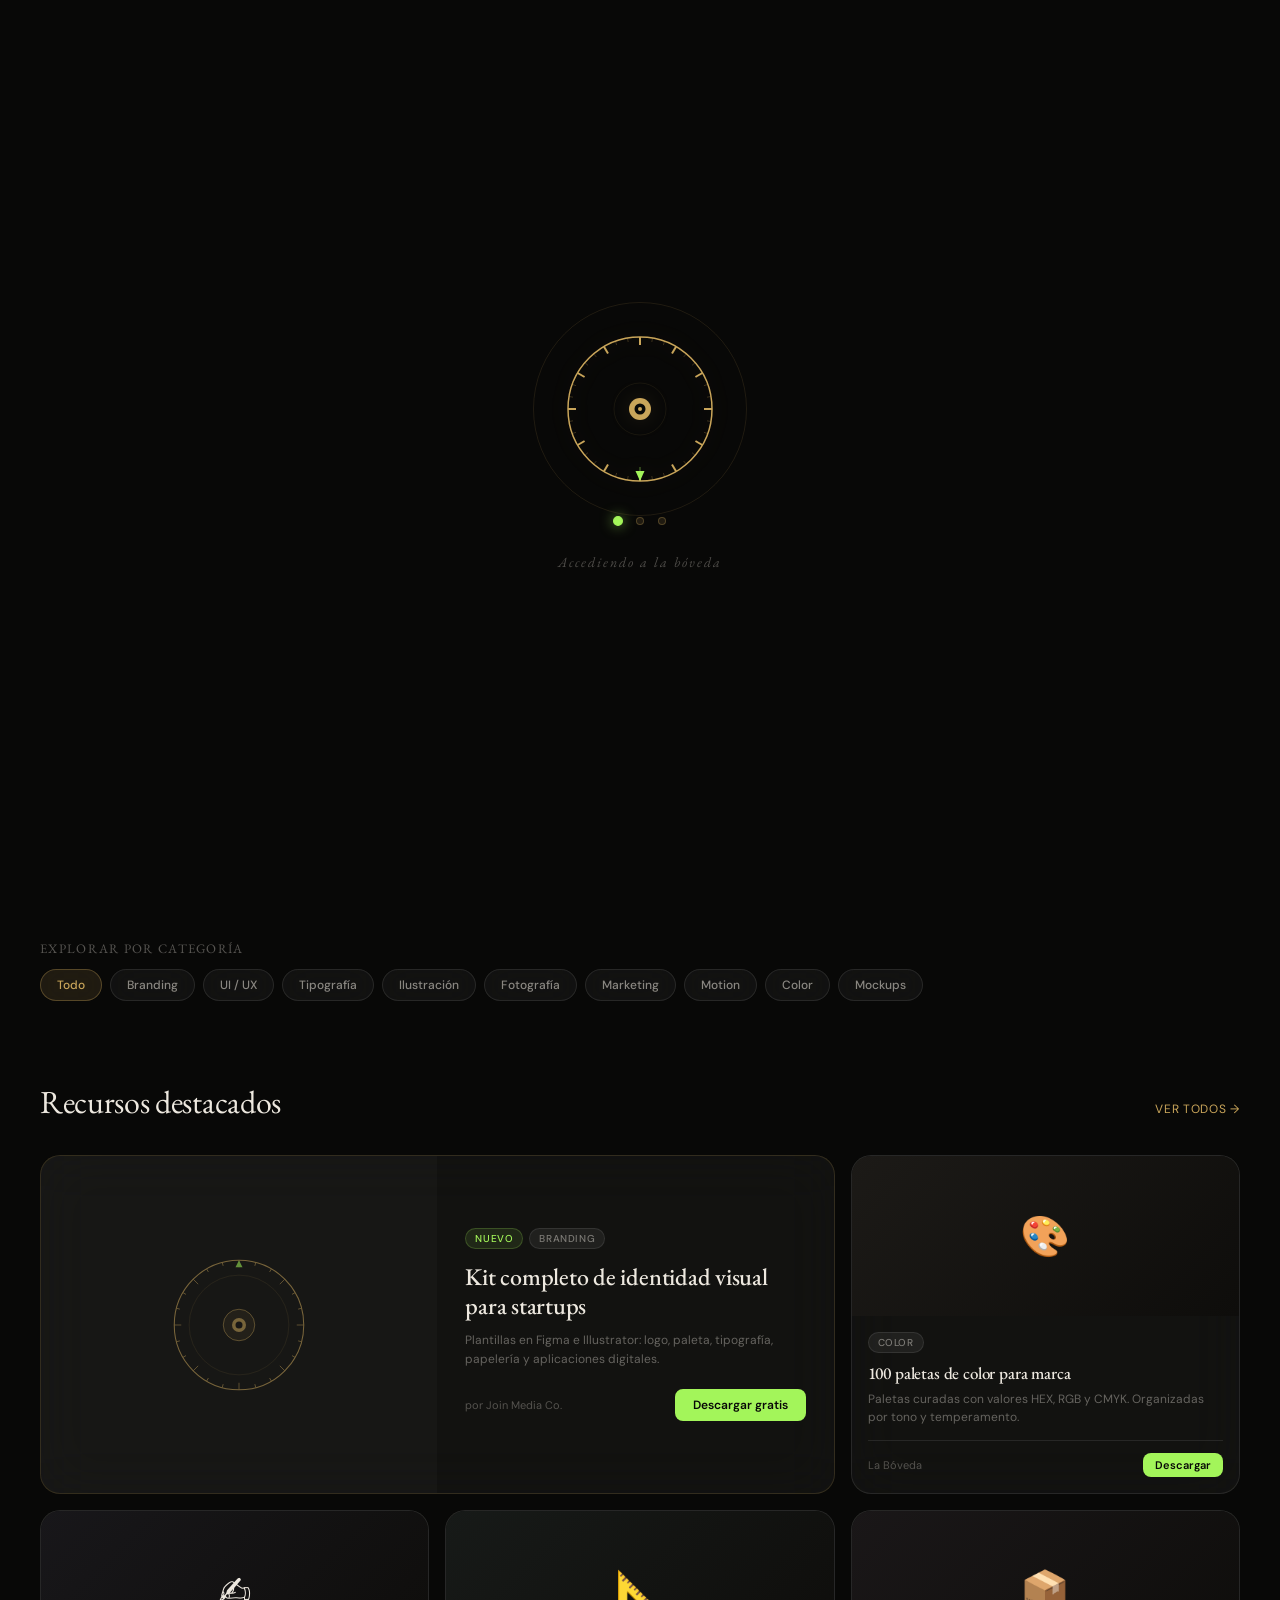
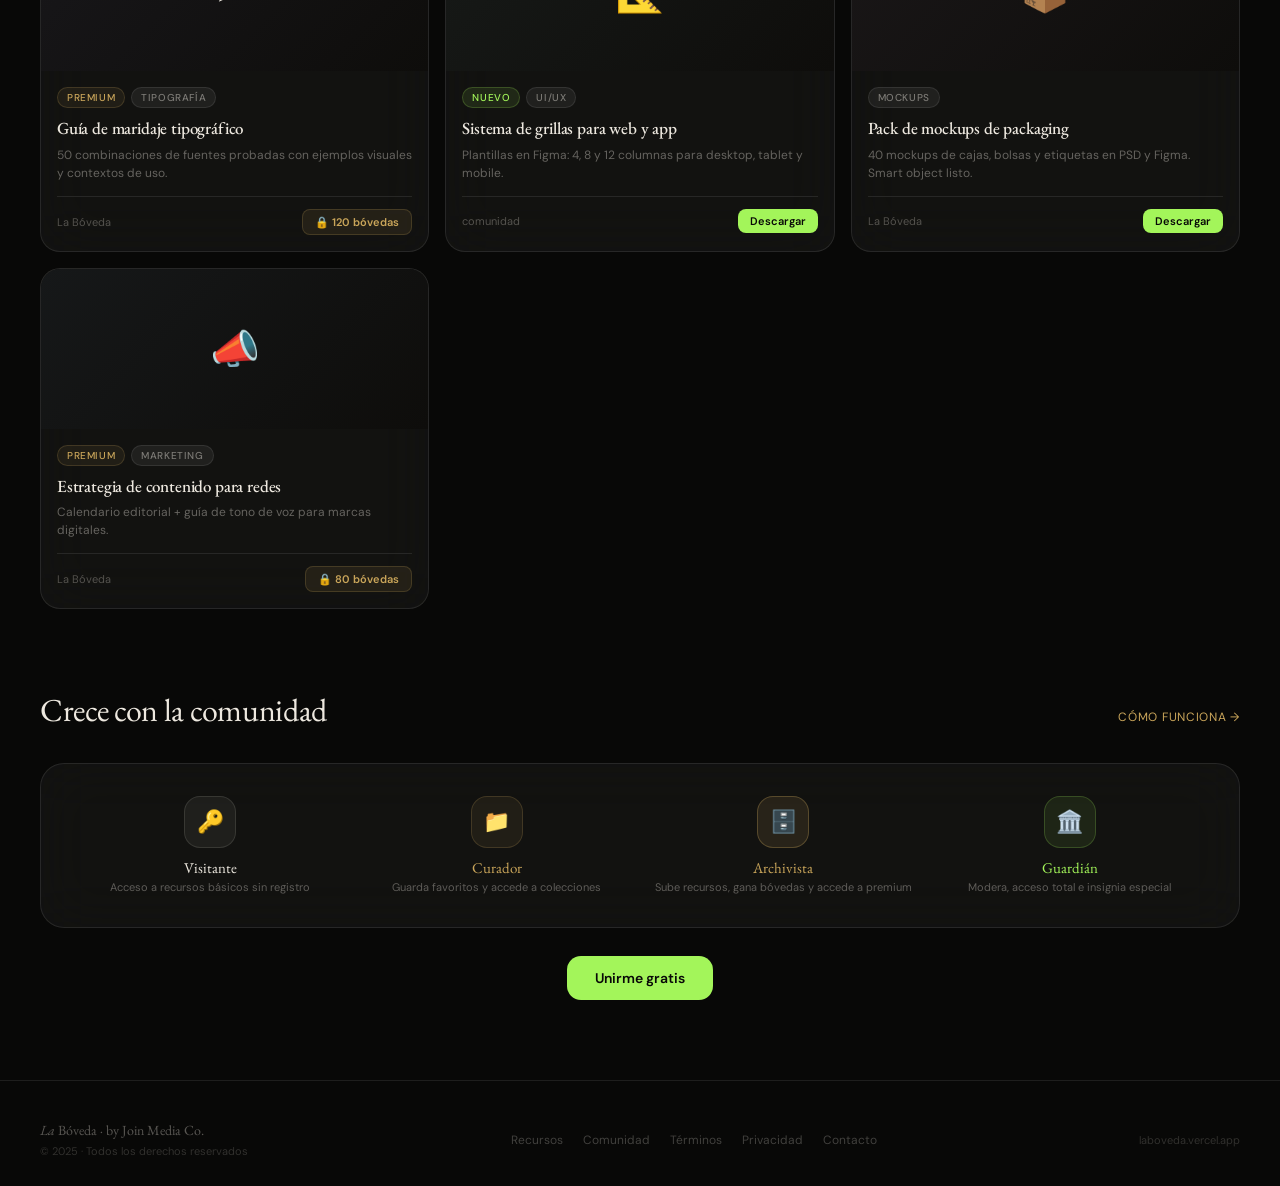
<file: index.html>
<!DOCTYPE html>
<html lang="es">
<head>
<meta charset="UTF-8"/>
<meta name="viewport" content="width=device-width, initial-scale=1.0"/>
<meta name="description" content="La Bóveda — El archivo de recursos para diseñadores, mercadólogos y creativos. Templates, fuentes, paletas y más. Gratis para empezar."/>
<title>La Bóveda — Recursos para crear mejor</title>
<link rel="icon" href="favicon.svg" type="image/svg+xml"/>
<link rel="preconnect" href="https://fonts.googleapis.com"/>
<link rel="preconnect" href="https://fonts.gstatic.com" crossorigin/>
<link href="https://fonts.googleapis.com/css2?family=EB+Garamond:ital,wght@0,400;0,500;0,600;1,400;1,500&family=DM+Sans:opsz,wght@9..40,300;9..40,400;9..40,500;9..40,600&display=swap" rel="stylesheet"/>
<link rel="stylesheet" href="styles.css"/>
<style>
  /* ── HERO ── */
  .hero {
    min-height: 100vh;
    display: flex; flex-direction: column;
    align-items: center; justify-content: center;
    padding: 120px 40px 80px;
    position: relative; text-align: center; overflow: hidden;
  }
  .hero-glow {
    position: absolute;
    width: 700px; height: 700px;
    background: radial-gradient(circle, rgba(201,165,90,0.045) 0%, transparent 70%);
    top: 50%; left: 50%; transform: translate(-50%, -60%);
    pointer-events: none;
  }
  .hero-ring { position: absolute; opacity: 0.04; top: 50%; left: 50%; transform: translate(-50%, -58%); }
  .hero-label {
    display: inline-flex; align-items: center; gap: 8px;
    font-size: 11px; font-weight: 500; letter-spacing: 0.12em; text-transform: uppercase;
    color: var(--oro); border: 0.5px solid rgba(201,165,90,0.28);
    padding: 5px 14px; border-radius: 20px; margin-bottom: 32px;
    background: rgba(201,165,90,0.08);
    backdrop-filter: blur(16px);
    -webkit-backdrop-filter: blur(16px);
  }
  .hero-label::before {
    content: ''; width: 6px; height: 6px; border-radius: 50%;
    background: var(--vivo); display: inline-block; animation: pulse 2s infinite;
  }
  .hero-wordmark { margin-bottom: 16px; }
  .hero-sub {
    font-family: var(--serif); font-size: clamp(18px, 2.5vw, 26px);
    font-style: italic; color: rgba(237,232,223,0.35);
    margin-bottom: 40px; letter-spacing: 0.01em;
  }
  .hero-actions { display: flex; gap: 12px; justify-content: center; margin-bottom: 64px; flex-wrap: wrap; }
  .hero-stats {
    display: flex; gap: 48px; justify-content: center;
    padding-top: 40px; border-top: 0.5px solid var(--glass-border); flex-wrap: wrap;
  }
  .stat-num { font-family: var(--serif); font-size: 32px; font-weight: 500; letter-spacing: -0.02em; }
  .stat-label { font-size: 11px; color: rgba(237,232,223,0.35); letter-spacing: 0.06em; text-transform: uppercase; margin-top: 2px; }

  /* Animaciones de entrada hero */
  .hero > * { animation: fadeUp 0.7s ease forwards; opacity: 0; }
  .hero-glow   { animation: none; opacity: 1; }
  .hero-ring   { animation: none; opacity: 0.04; }
  .hero-label  { animation-delay: 0.1s; }
  .hero-wordmark { animation-delay: 0.25s; }
  .hero-sub    { animation-delay: 0.4s; }
  .hero-actions { animation-delay: 0.55s; }
  .hero-stats  { animation-delay: 0.7s; }

  /* ── GAMIFICACIÓN ── */
  .gamif-banner {
    background: var(--glass);
    backdrop-filter: var(--glass-blur);
    -webkit-backdrop-filter: var(--glass-blur);
    border: 0.5px solid var(--glass-border);
    border-radius: 24px; padding: 32px 36px;
    display: grid; grid-template-columns: repeat(4,1fr); gap: 20px; align-items: center;
  }
  .level-item { text-align: center; }
  .level-icon {
    width: 52px; height: 52px; border-radius: 16px;
    display: flex; align-items: center; justify-content: center;
    font-size: 22px; margin: 0 auto 10px;
  }
  .level-name { font-family: var(--serif); font-size: 15px; margin-bottom: 3px; }
  .level-desc { font-size: 11px; color: rgba(237,232,223,0.35); line-height: 1.4; }

  /* ── VAULT INTRO ── */
  #vault-intro {
    position: fixed; inset: 0; z-index: 9999;
    display: flex; align-items: center; justify-content: center;
    overflow: hidden;
  }
  #vault-panel-top, #vault-panel-bottom {
    position: absolute; left: 0; right: 0;
    background: #080807;
    transition: transform 1.1s cubic-bezier(0.76, 0, 0.24, 1);
    will-change: transform;
  }
  #vault-panel-top    { top: 0; height: 50.5%; }
  #vault-panel-bottom { bottom: 0; height: 50.5%; }
  #vault-panel-top.open    { transform: translateY(-101%); }
  #vault-panel-bottom.open { transform: translateY(101%); }
  #vault-seam {
    position: absolute; left: 0; right: 0; top: 50%; height: 1px; z-index: 1;
    background: rgba(201,165,90,0);
    transition: background 0.5s, box-shadow 0.5s;
  }
  #vault-seam.glow {
    background: rgba(201,165,90,0.75);
    box-shadow: 0 0 28px rgba(201,165,90,0.55), 0 0 90px rgba(201,165,90,0.2);
  }
  #vault-content {
    position: relative; z-index: 2;
    display: flex; flex-direction: column; align-items: center; gap: 28px;
    opacity: 0; animation: fadeUp 0.5s 0.2s ease forwards;
  }
  #vault-dial-wrap {
    position: relative;
    display: flex; align-items: center; justify-content: center;
  }
  #vault-dial-outer {
    position: absolute; width: 214px; height: 214px;
    border-radius: 50%; border: 0.5px solid rgba(201,165,90,0.12);
  }
  #vault-dial {
    transition: transform 0.9s cubic-bezier(0.4, 0, 0.15, 1);
    filter: drop-shadow(0 0 10px rgba(201,165,90,0.12));
  }
  #vault-dial.unlocked { filter: drop-shadow(0 0 24px rgba(163,245,90,0.6)); }
  #vault-dots { display: flex; gap: 14px; }
  .vault-dot {
    width: 8px; height: 8px; border-radius: 50%;
    background: rgba(201,165,90,0.12); border: 0.5px solid rgba(201,165,90,0.3);
    transition: all 0.35s ease; display: inline-block;
  }
  .vault-dot.active {
    background: var(--vivo); border-color: var(--vivo);
    box-shadow: 0 0 10px rgba(163,245,90,0.65); transform: scale(1.25);
  }
  #vault-label {
    font-family: var(--serif); font-style: italic; font-size: 14px;
    color: rgba(237,232,223,0.3); letter-spacing: 0.14em;
    transition: color 0.4s;
  }
  #vault-label.unlocked { color: rgba(163,245,90,0.8); }

  /* ── RESPONSIVE PÁGINA INICIO ── */
  @media (max-width: 700px) {
    .gamif-banner { grid-template-columns: repeat(2,1fr); }
  }
  @media (max-width: 600px) {
    .hero { padding: 100px 20px 60px; }
    .hero-stats { gap: 24px; }
    .hero-actions { flex-direction: column; align-items: stretch; }
    .btn-hero-primary, .btn-hero-ghost { text-align: center; }
    .gamif-banner { padding: 24px 20px; }
  }
</style>
</head>
<body>

<!-- ── VAULT INTRO ── -->
<div id="vault-intro" aria-hidden="true">
  <div id="vault-panel-top"></div>
  <div id="vault-panel-bottom"></div>
  <div id="vault-seam"></div>
  <div id="vault-content">
    <div id="vault-dial-wrap">
      <div id="vault-dial-outer"></div>
      <svg id="vault-dial" viewBox="0 0 160 160" width="160" height="160">
        <circle cx="80" cy="80" r="72" fill="none" stroke="#C9A55A" stroke-width="1.5"/>
        <g id="vt-minor" stroke="#C9A55A" stroke-width="0.7" opacity="0.35"></g>
        <g id="vt-major" stroke="#C9A55A" stroke-width="2"></g>
        <circle cx="80" cy="80" r="26" fill="none" stroke="#C9A55A" stroke-width="0.5" opacity="0.18"/>
        <circle cx="80" cy="80" r="11" fill="#C9A55A"/>
        <circle cx="80" cy="80" r="5.5" fill="#080807"/>
        <circle cx="80" cy="80" r="2" fill="#C9A55A"/>
        <polygon points="80,8 75.5,18 84.5,18" fill="#A3F55A"/>
        <line x1="80" y1="18" x2="80" y2="22" stroke="#A3F55A" stroke-width="1" opacity="0.5"/>
      </svg>
    </div>
    <div id="vault-dots">
      <span class="vault-dot"></span>
      <span class="vault-dot"></span>
      <span class="vault-dot"></span>
    </div>
    <div id="vault-label">Accediendo a la bóveda</div>
  </div>
</div>

<!-- ── NAV ── -->
<nav>
  <a href="./" class="nav-logo">
    <svg viewBox="0 0 146 36" height="26" style="display:block;">
      <text x="0" y="28" font-family="'EB Garamond',Georgia,serif" font-style="italic" font-size="22" fill="rgba(237,232,223,0.75)">La</text>
      <text x="30" y="28" font-family="'EB Garamond',Georgia,serif" font-size="26" fill="#EDE8DF" letter-spacing="-0.5">B</text>
      <g transform="translate(48,1)">
        <circle cx="13" cy="16" r="13" fill="none" stroke="#C9A55A" stroke-width="1.2"/>
        <g stroke="#C9A55A" stroke-width="0.5" opacity="0.4">
          <line x1="13" y1="3.5" x2="13" y2="5.5" transform="rotate(0 13 16)"/>
          <line x1="13" y1="3.5" x2="13" y2="5.5" transform="rotate(30 13 16)"/>
          <line x1="13" y1="3.5" x2="13" y2="5.5" transform="rotate(60 13 16)"/>
          <line x1="13" y1="3.5" x2="13" y2="5.5" transform="rotate(90 13 16)"/>
          <line x1="13" y1="3.5" x2="13" y2="5.5" transform="rotate(120 13 16)"/>
          <line x1="13" y1="3.5" x2="13" y2="5.5" transform="rotate(150 13 16)"/>
          <line x1="13" y1="3.5" x2="13" y2="5.5" transform="rotate(180 13 16)"/>
          <line x1="13" y1="3.5" x2="13" y2="5.5" transform="rotate(210 13 16)"/>
          <line x1="13" y1="3.5" x2="13" y2="5.5" transform="rotate(240 13 16)"/>
          <line x1="13" y1="3.5" x2="13" y2="5.5" transform="rotate(270 13 16)"/>
          <line x1="13" y1="3.5" x2="13" y2="5.5" transform="rotate(300 13 16)"/>
          <line x1="13" y1="3.5" x2="13" y2="5.5" transform="rotate(330 13 16)"/>
        </g>
        <circle cx="13" cy="16" r="4" fill="#C9A55A"/>
        <circle cx="13" cy="16" r="2" fill="#0E0D0B"/>
        <polygon points="13,3 11,6 15,6" fill="#A3F55A"/>
      </g>
      <text x="76" y="28" font-family="'EB Garamond',Georgia,serif" font-size="26" fill="#EDE8DF" letter-spacing="-0.5">VEDA</text>
    </svg>
  </a>

  <div class="nav-links">
    <a href="recursos/">Recursos</a>
    <a href="#">Categorías</a>
    <a href="#">Comunidad</a>
    <a href="#">Bóvedas</a>
  </div>

  <div class="nav-actions">
    <button class="btn-ghost">Ingresar</button>
    <button class="btn-primary">Registrarse</button>
    <button class="nav-burger" id="nav-burger" aria-label="Menú">
      <span></span><span></span><span></span>
    </button>
  </div>
</nav>

<!-- Menú móvil -->
<div class="nav-mobile" id="nav-mobile">
  <a href="recursos/">Recursos</a>
  <a href="#">Categorías</a>
  <a href="#">Comunidad</a>
  <a href="#">Bóvedas</a>
  <div class="nav-mobile-actions">
    <button class="btn-ghost">Ingresar</button>
    <button class="btn-primary">Registrarse</button>
  </div>
</div>

<!-- ── HERO ── -->
<div class="hero">
  <div class="hero-glow"></div>
  <svg class="hero-ring" width="760" height="760" viewBox="0 0 800 800">
    <circle cx="400" cy="400" r="395" fill="none" stroke="#C9A55A" stroke-width="0.8"/>
    <circle cx="400" cy="400" r="328" fill="none" stroke="#C9A55A" stroke-width="0.4" opacity="0.6"/>
    <g stroke="#C9A55A" stroke-width="0.9">
      <line x1="400" y1="5" x2="400" y2="28" transform="rotate(0 400 400)"/>
      <line x1="400" y1="5" x2="400" y2="18" transform="rotate(6 400 400)"/>
      <line x1="400" y1="5" x2="400" y2="18" transform="rotate(12 400 400)"/>
      <line x1="400" y1="5" x2="400" y2="18" transform="rotate(18 400 400)"/>
      <line x1="400" y1="5" x2="400" y2="18" transform="rotate(24 400 400)"/>
      <line x1="400" y1="5" x2="400" y2="28" transform="rotate(30 400 400)"/>
      <line x1="400" y1="5" x2="400" y2="18" transform="rotate(36 400 400)"/>
      <line x1="400" y1="5" x2="400" y2="18" transform="rotate(42 400 400)"/>
      <line x1="400" y1="5" x2="400" y2="18" transform="rotate(48 400 400)"/>
      <line x1="400" y1="5" x2="400" y2="18" transform="rotate(54 400 400)"/>
      <line x1="400" y1="5" x2="400" y2="28" transform="rotate(60 400 400)"/>
      <line x1="400" y1="5" x2="400" y2="18" transform="rotate(66 400 400)"/>
      <line x1="400" y1="5" x2="400" y2="18" transform="rotate(72 400 400)"/>
      <line x1="400" y1="5" x2="400" y2="18" transform="rotate(78 400 400)"/>
      <line x1="400" y1="5" x2="400" y2="18" transform="rotate(84 400 400)"/>
      <line x1="400" y1="5" x2="400" y2="28" transform="rotate(90 400 400)"/>
      <line x1="400" y1="5" x2="400" y2="18" transform="rotate(96 400 400)"/>
      <line x1="400" y1="5" x2="400" y2="18" transform="rotate(102 400 400)"/>
      <line x1="400" y1="5" x2="400" y2="18" transform="rotate(108 400 400)"/>
      <line x1="400" y1="5" x2="400" y2="18" transform="rotate(114 400 400)"/>
      <line x1="400" y1="5" x2="400" y2="28" transform="rotate(120 400 400)"/>
      <line x1="400" y1="5" x2="400" y2="18" transform="rotate(126 400 400)"/>
      <line x1="400" y1="5" x2="400" y2="18" transform="rotate(132 400 400)"/>
      <line x1="400" y1="5" x2="400" y2="18" transform="rotate(138 400 400)"/>
      <line x1="400" y1="5" x2="400" y2="18" transform="rotate(144 400 400)"/>
      <line x1="400" y1="5" x2="400" y2="28" transform="rotate(150 400 400)"/>
      <line x1="400" y1="5" x2="400" y2="18" transform="rotate(156 400 400)"/>
      <line x1="400" y1="5" x2="400" y2="18" transform="rotate(162 400 400)"/>
      <line x1="400" y1="5" x2="400" y2="18" transform="rotate(168 400 400)"/>
      <line x1="400" y1="5" x2="400" y2="18" transform="rotate(174 400 400)"/>
      <line x1="400" y1="5" x2="400" y2="28" transform="rotate(180 400 400)"/>
      <line x1="400" y1="5" x2="400" y2="18" transform="rotate(186 400 400)"/>
      <line x1="400" y1="5" x2="400" y2="18" transform="rotate(192 400 400)"/>
      <line x1="400" y1="5" x2="400" y2="18" transform="rotate(198 400 400)"/>
      <line x1="400" y1="5" x2="400" y2="18" transform="rotate(204 400 400)"/>
      <line x1="400" y1="5" x2="400" y2="28" transform="rotate(210 400 400)"/>
      <line x1="400" y1="5" x2="400" y2="18" transform="rotate(216 400 400)"/>
      <line x1="400" y1="5" x2="400" y2="18" transform="rotate(222 400 400)"/>
      <line x1="400" y1="5" x2="400" y2="18" transform="rotate(228 400 400)"/>
      <line x1="400" y1="5" x2="400" y2="18" transform="rotate(234 400 400)"/>
      <line x1="400" y1="5" x2="400" y2="28" transform="rotate(240 400 400)"/>
      <line x1="400" y1="5" x2="400" y2="18" transform="rotate(246 400 400)"/>
      <line x1="400" y1="5" x2="400" y2="18" transform="rotate(252 400 400)"/>
      <line x1="400" y1="5" x2="400" y2="18" transform="rotate(258 400 400)"/>
      <line x1="400" y1="5" x2="400" y2="18" transform="rotate(264 400 400)"/>
      <line x1="400" y1="5" x2="400" y2="28" transform="rotate(270 400 400)"/>
      <line x1="400" y1="5" x2="400" y2="18" transform="rotate(276 400 400)"/>
      <line x1="400" y1="5" x2="400" y2="18" transform="rotate(282 400 400)"/>
      <line x1="400" y1="5" x2="400" y2="18" transform="rotate(288 400 400)"/>
      <line x1="400" y1="5" x2="400" y2="18" transform="rotate(294 400 400)"/>
      <line x1="400" y1="5" x2="400" y2="28" transform="rotate(300 400 400)"/>
      <line x1="400" y1="5" x2="400" y2="18" transform="rotate(306 400 400)"/>
      <line x1="400" y1="5" x2="400" y2="18" transform="rotate(312 400 400)"/>
      <line x1="400" y1="5" x2="400" y2="18" transform="rotate(318 400 400)"/>
      <line x1="400" y1="5" x2="400" y2="18" transform="rotate(324 400 400)"/>
      <line x1="400" y1="5" x2="400" y2="28" transform="rotate(330 400 400)"/>
      <line x1="400" y1="5" x2="400" y2="18" transform="rotate(336 400 400)"/>
      <line x1="400" y1="5" x2="400" y2="18" transform="rotate(342 400 400)"/>
      <line x1="400" y1="5" x2="400" y2="18" transform="rotate(348 400 400)"/>
      <line x1="400" y1="5" x2="400" y2="18" transform="rotate(354 400 400)"/>
    </g>
    <polygon points="400,5 394,20 406,20" fill="#A3F55A" opacity="0.5"/>
  </svg>

  <div class="hero-label">Acceso abierto · Comunidad creativa</div>

  <div class="hero-wordmark">
    <svg id="heroWordmark" viewBox="0 0 415 100" style="width:min(415px,88vw);display:block;margin:0 auto;">
      <text x="0" y="80" font-family="'EB Garamond',Georgia,serif" font-style="italic" font-size="64" fill="rgba(237,232,223,0.7)">La</text>
      <text x="84" y="80" font-family="'EB Garamond',Georgia,serif" font-size="76" fill="#EDE8DF" letter-spacing="-1">B</text>
      <g transform="translate(135,5)">
      <g id="heroDial" style="transform-origin:center; transform-box:fill-box; transition:transform 0.65s cubic-bezier(0.34,1.56,0.64,1);">
        <circle cx="36" cy="44" r="34" fill="none" stroke="#C9A55A" stroke-width="2"/>
        <g stroke="#C9A55A" stroke-width="0.65" opacity="0.38">
          <line x1="36" y1="10.5" x2="36" y2="14" transform="rotate(0 36 44)"/>
          <line x1="36" y1="10.5" x2="36" y2="14" transform="rotate(10 36 44)"/>
          <line x1="36" y1="10.5" x2="36" y2="14" transform="rotate(20 36 44)"/>
          <line x1="36" y1="10.5" x2="36" y2="14" transform="rotate(30 36 44)"/>
          <line x1="36" y1="10.5" x2="36" y2="14" transform="rotate(40 36 44)"/>
          <line x1="36" y1="10.5" x2="36" y2="14" transform="rotate(50 36 44)"/>
          <line x1="36" y1="10.5" x2="36" y2="14" transform="rotate(60 36 44)"/>
          <line x1="36" y1="10.5" x2="36" y2="14" transform="rotate(70 36 44)"/>
          <line x1="36" y1="10.5" x2="36" y2="14" transform="rotate(80 36 44)"/>
          <line x1="36" y1="10.5" x2="36" y2="14" transform="rotate(90 36 44)"/>
          <line x1="36" y1="10.5" x2="36" y2="14" transform="rotate(100 36 44)"/>
          <line x1="36" y1="10.5" x2="36" y2="14" transform="rotate(110 36 44)"/>
          <line x1="36" y1="10.5" x2="36" y2="14" transform="rotate(120 36 44)"/>
          <line x1="36" y1="10.5" x2="36" y2="14" transform="rotate(130 36 44)"/>
          <line x1="36" y1="10.5" x2="36" y2="14" transform="rotate(140 36 44)"/>
          <line x1="36" y1="10.5" x2="36" y2="14" transform="rotate(150 36 44)"/>
          <line x1="36" y1="10.5" x2="36" y2="14" transform="rotate(160 36 44)"/>
          <line x1="36" y1="10.5" x2="36" y2="14" transform="rotate(170 36 44)"/>
          <line x1="36" y1="10.5" x2="36" y2="14" transform="rotate(180 36 44)"/>
          <line x1="36" y1="10.5" x2="36" y2="14" transform="rotate(190 36 44)"/>
          <line x1="36" y1="10.5" x2="36" y2="14" transform="rotate(200 36 44)"/>
          <line x1="36" y1="10.5" x2="36" y2="14" transform="rotate(210 36 44)"/>
          <line x1="36" y1="10.5" x2="36" y2="14" transform="rotate(220 36 44)"/>
          <line x1="36" y1="10.5" x2="36" y2="14" transform="rotate(230 36 44)"/>
          <line x1="36" y1="10.5" x2="36" y2="14" transform="rotate(240 36 44)"/>
          <line x1="36" y1="10.5" x2="36" y2="14" transform="rotate(250 36 44)"/>
          <line x1="36" y1="10.5" x2="36" y2="14" transform="rotate(260 36 44)"/>
          <line x1="36" y1="10.5" x2="36" y2="14" transform="rotate(270 36 44)"/>
          <line x1="36" y1="10.5" x2="36" y2="14" transform="rotate(280 36 44)"/>
          <line x1="36" y1="10.5" x2="36" y2="14" transform="rotate(290 36 44)"/>
          <line x1="36" y1="10.5" x2="36" y2="14" transform="rotate(300 36 44)"/>
          <line x1="36" y1="10.5" x2="36" y2="14" transform="rotate(310 36 44)"/>
          <line x1="36" y1="10.5" x2="36" y2="14" transform="rotate(320 36 44)"/>
          <line x1="36" y1="10.5" x2="36" y2="14" transform="rotate(330 36 44)"/>
          <line x1="36" y1="10.5" x2="36" y2="14" transform="rotate(340 36 44)"/>
          <line x1="36" y1="10.5" x2="36" y2="14" transform="rotate(350 36 44)"/>
        </g>
        <g stroke="#C9A55A" stroke-width="1.5">
          <line x1="36" y1="10" x2="36" y2="16" transform="rotate(0 36 44)"/>
          <line x1="36" y1="10" x2="36" y2="16" transform="rotate(30 36 44)"/>
          <line x1="36" y1="10" x2="36" y2="16" transform="rotate(60 36 44)"/>
          <line x1="36" y1="10" x2="36" y2="16" transform="rotate(90 36 44)"/>
          <line x1="36" y1="10" x2="36" y2="16" transform="rotate(120 36 44)"/>
          <line x1="36" y1="10" x2="36" y2="16" transform="rotate(150 36 44)"/>
          <line x1="36" y1="10" x2="36" y2="16" transform="rotate(180 36 44)"/>
          <line x1="36" y1="10" x2="36" y2="16" transform="rotate(210 36 44)"/>
          <line x1="36" y1="10" x2="36" y2="16" transform="rotate(240 36 44)"/>
          <line x1="36" y1="10" x2="36" y2="16" transform="rotate(270 36 44)"/>
          <line x1="36" y1="10" x2="36" y2="16" transform="rotate(300 36 44)"/>
          <line x1="36" y1="10" x2="36" y2="16" transform="rotate(330 36 44)"/>
        </g>
        <circle cx="36" cy="44" r="20" fill="none" stroke="#C9A55A" stroke-width="0.5" opacity="0.18"/>
        <circle cx="36" cy="44" r="8" fill="#C9A55A"/>
        <circle cx="36" cy="44" r="4" fill="#0E0D0B"/>
        <circle cx="36" cy="44" r="1.5" fill="#C9A55A"/>
        <polygon points="36,10 32.5,17 39.5,17" fill="#A3F55A"/>
        <line x1="36" y1="17" x2="36" y2="20" stroke="#A3F55A" stroke-width="1" opacity="0.5"/>
      </g>
      </g>
      <text x="214" y="80" font-family="'EB Garamond',Georgia,serif" font-size="76" fill="#EDE8DF" letter-spacing="-1">VEDA</text>
    </svg>
  </div>

  <p class="hero-sub">El archivo de recursos que siempre quisiste tener.</p>

  <div class="hero-actions">
    <button class="btn-hero-primary">Abrir la bóveda</button>
    <button class="btn-hero-ghost">Explorar recursos →</button>
  </div>

  <div class="hero-stats">
    <div><div class="stat-num">1,240+</div><div class="stat-label">Recursos</div></div>
    <div><div class="stat-num">48</div><div class="stat-label">Categorías</div></div>
    <div><div class="stat-num">3,800+</div><div class="stat-label">Creativos</div></div>
    <div><div class="stat-num">100%</div><div class="stat-label">Gratis para empezar</div></div>
  </div>
</div>

<!-- ── CATEGORÍAS ── -->
<div class="cats">
  <div style="margin-bottom:12px;">
    <p style="font-family:'EB Garamond',serif;font-size:13px;color:rgba(237,232,223,0.35);letter-spacing:0.1em;text-transform:uppercase;">Explorar por categoría</p>
  </div>
  <div class="cat-row">
    <button class="cat-pill active" data-cat="all">Todo</button>
    <button class="cat-pill" data-cat="branding">Branding</button>
    <button class="cat-pill" data-cat="ui">UI / UX</button>
    <button class="cat-pill" data-cat="tipo">Tipografía</button>
    <button class="cat-pill" data-cat="ilus">Ilustración</button>
    <button class="cat-pill" data-cat="foto">Fotografía</button>
    <button class="cat-pill" data-cat="mkt">Marketing</button>
    <button class="cat-pill" data-cat="motion">Motion</button>
    <button class="cat-pill" data-cat="color">Color</button>
    <button class="cat-pill" data-cat="mock">Mockups</button>
  </div>
</div>

<!-- ── RECURSOS DESTACADOS ── -->
<section>
  <div class="section-header">
    <h2 class="section-title">Recursos destacados</h2>
    <a href="recursos/" class="section-link">Ver todos →</a>
  </div>
  <div class="grid">

    <!-- Destacado -->
    <div class="card-featured">
      <div class="card-featured-visual">
        <svg width="140" height="140" viewBox="0 0 160 160" opacity="0.55">
          <circle cx="80" cy="80" r="74" fill="none" stroke="#C9A55A" stroke-width="1.2"/>
          <circle cx="80" cy="80" r="57" fill="none" stroke="#C9A55A" stroke-width="0.5" opacity="0.4"/>
          <g stroke="#C9A55A" stroke-width="0.8">
            <line x1="80" y1="6" x2="80" y2="14" transform="rotate(0 80 80)"/>
            <line x1="80" y1="6" x2="80" y2="10" transform="rotate(15 80 80)"/>
            <line x1="80" y1="6" x2="80" y2="10" transform="rotate(30 80 80)"/>
            <line x1="80" y1="6" x2="80" y2="14" transform="rotate(45 80 80)"/>
            <line x1="80" y1="6" x2="80" y2="10" transform="rotate(60 80 80)"/>
            <line x1="80" y1="6" x2="80" y2="10" transform="rotate(75 80 80)"/>
            <line x1="80" y1="6" x2="80" y2="14" transform="rotate(90 80 80)"/>
            <line x1="80" y1="6" x2="80" y2="10" transform="rotate(105 80 80)"/>
            <line x1="80" y1="6" x2="80" y2="10" transform="rotate(120 80 80)"/>
            <line x1="80" y1="6" x2="80" y2="14" transform="rotate(135 80 80)"/>
            <line x1="80" y1="6" x2="80" y2="10" transform="rotate(150 80 80)"/>
            <line x1="80" y1="6" x2="80" y2="10" transform="rotate(165 80 80)"/>
            <line x1="80" y1="6" x2="80" y2="14" transform="rotate(180 80 80)"/>
            <line x1="80" y1="6" x2="80" y2="10" transform="rotate(195 80 80)"/>
            <line x1="80" y1="6" x2="80" y2="10" transform="rotate(210 80 80)"/>
            <line x1="80" y1="6" x2="80" y2="14" transform="rotate(225 80 80)"/>
            <line x1="80" y1="6" x2="80" y2="10" transform="rotate(240 80 80)"/>
            <line x1="80" y1="6" x2="80" y2="10" transform="rotate(255 80 80)"/>
            <line x1="80" y1="6" x2="80" y2="14" transform="rotate(270 80 80)"/>
            <line x1="80" y1="6" x2="80" y2="10" transform="rotate(285 80 80)"/>
            <line x1="80" y1="6" x2="80" y2="10" transform="rotate(300 80 80)"/>
            <line x1="80" y1="6" x2="80" y2="14" transform="rotate(315 80 80)"/>
            <line x1="80" y1="6" x2="80" y2="10" transform="rotate(330 80 80)"/>
            <line x1="80" y1="6" x2="80" y2="10" transform="rotate(345 80 80)"/>
          </g>
          <circle cx="80" cy="80" r="18" fill="rgba(201,165,90,0.12)" stroke="#C9A55A" stroke-width="0.8"/>
          <circle cx="80" cy="80" r="8" fill="#C9A55A"/>
          <circle cx="80" cy="80" r="4" fill="#1A1916"/>
          <polygon points="80,6 76,14 84,14" fill="#A3F55A"/>
        </svg>
      </div>
      <div class="card-featured-body">
        <div class="card-tags" style="margin-bottom:14px;">
          <span class="tag tag-new">Nuevo</span>
          <span class="tag tag-cat">Branding</span>
        </div>
        <h3 style="font-family:'EB Garamond',serif;font-size:24px;font-weight:500;color:#EDE8DF;margin-bottom:10px;line-height:1.2;letter-spacing:-0.01em;">Kit completo de identidad visual para startups</h3>
        <p style="font-size:12px;color:rgba(237,232,223,0.38);line-height:1.6;margin-bottom:20px;">Plantillas en Figma e Illustrator: logo, paleta, tipografía, papelería y aplicaciones digitales.</p>
        <div style="display:flex;align-items:center;justify-content:space-between;">
          <span style="font-size:11px;color:rgba(237,232,223,0.3);">por Join Media Co.</span>
          <button class="card-action" style="font-size:12px;padding:8px 18px;">Descargar gratis</button>
        </div>
      </div>
    </div>

    <!-- Card 2 -->
    <div class="card">
      <div class="card-thumb" style="background:linear-gradient(135deg,#1c1a17,#0E0D0B);">🎨</div>
      <div class="card-body">
        <div class="card-tags"><span class="tag tag-cat">Color</span></div>
        <h3 class="card-title">100 paletas de color para marca</h3>
        <p class="card-desc">Paletas curadas con valores HEX, RGB y CMYK. Organizadas por tono y temperamento.</p>
        <div class="card-footer">
          <span class="card-author">La Bóveda</span>
          <button class="card-action">Descargar</button>
        </div>
      </div>
    </div>

    <!-- Card 3 -->
    <div class="card">
      <div class="card-thumb" style="background:linear-gradient(135deg,#18171a,#0E0D0B);">✍️</div>
      <div class="card-body">
        <div class="card-tags"><span class="tag tag-premium">Premium</span><span class="tag tag-cat">Tipografía</span></div>
        <h3 class="card-title">Guía de maridaje tipográfico</h3>
        <p class="card-desc">50 combinaciones de fuentes probadas con ejemplos visuales y contextos de uso.</p>
        <div class="card-footer">
          <span class="card-author">La Bóveda</span>
          <button class="card-action locked">🔒 120 bóvedas</button>
        </div>
      </div>
    </div>

    <!-- Card 4 -->
    <div class="card">
      <div class="card-thumb" style="background:linear-gradient(135deg,#171a18,#0E0D0B);">📐</div>
      <div class="card-body">
        <div class="card-tags"><span class="tag tag-new">Nuevo</span><span class="tag tag-cat">UI/UX</span></div>
        <h3 class="card-title">Sistema de grillas para web y app</h3>
        <p class="card-desc">Plantillas en Figma: 4, 8 y 12 columnas para desktop, tablet y mobile.</p>
        <div class="card-footer">
          <span class="card-author">comunidad</span>
          <button class="card-action">Descargar</button>
        </div>
      </div>
    </div>

    <!-- Card 5 -->
    <div class="card">
      <div class="card-thumb" style="background:linear-gradient(135deg,#1a1718,#0E0D0B);">📦</div>
      <div class="card-body">
        <div class="card-tags"><span class="tag tag-cat">Mockups</span></div>
        <h3 class="card-title">Pack de mockups de packaging</h3>
        <p class="card-desc">40 mockups de cajas, bolsas y etiquetas en PSD y Figma. Smart object listo.</p>
        <div class="card-footer">
          <span class="card-author">La Bóveda</span>
          <button class="card-action">Descargar</button>
        </div>
      </div>
    </div>

    <!-- Card 6 -->
    <div class="card">
      <div class="card-thumb" style="background:linear-gradient(135deg,#161819,#0E0D0B);">📣</div>
      <div class="card-body">
        <div class="card-tags"><span class="tag tag-premium">Premium</span><span class="tag tag-cat">Marketing</span></div>
        <h3 class="card-title">Estrategia de contenido para redes</h3>
        <p class="card-desc">Calendario editorial + guía de tono de voz para marcas digitales.</p>
        <div class="card-footer">
          <span class="card-author">La Bóveda</span>
          <button class="card-action locked">🔒 80 bóvedas</button>
        </div>
      </div>
    </div>

  </div>
</section>

<!-- ── GAMIFICACIÓN ── -->
<section style="padding-top:0;">
  <div class="section-header">
    <h2 class="section-title">Crece con la comunidad</h2>
    <a href="#" class="section-link">Cómo funciona →</a>
  </div>
  <div class="gamif-banner">
    <div class="level-item">
      <div class="level-icon" style="background:rgba(237,232,223,0.06);border:0.5px solid rgba(237,232,223,0.12);">🔑</div>
      <div class="level-name">Visitante</div>
      <div class="level-desc">Acceso a recursos básicos sin registro</div>
    </div>
    <div class="level-item">
      <div class="level-icon" style="background:rgba(201,165,90,0.08);border:0.5px solid rgba(201,165,90,0.2);">📁</div>
      <div class="level-name" style="color:var(--oro);">Curador</div>
      <div class="level-desc">Guarda favoritos y accede a colecciones</div>
    </div>
    <div class="level-item">
      <div class="level-icon" style="background:rgba(201,165,90,0.12);border:0.5px solid rgba(201,165,90,0.3);">🗄️</div>
      <div class="level-name" style="color:var(--oro);">Archivista</div>
      <div class="level-desc">Sube recursos, gana bóvedas y accede a premium</div>
    </div>
    <div class="level-item">
      <div class="level-icon" style="background:rgba(163,245,90,0.08);border:0.5px solid rgba(163,245,90,0.2);">🏛️</div>
      <div class="level-name" style="color:var(--vivo);">Guardián</div>
      <div class="level-desc">Modera, acceso total e insignia especial</div>
    </div>
  </div>
  <div style="text-align:center;margin-top:28px;">
    <button class="btn-hero-primary">Unirme gratis</button>
  </div>
</section>

<!-- ── FOOTER ── -->
<footer>
  <div>
    <div style="font-family:var(--serif);font-size:14px;color:rgba(237,232,223,0.35);margin-bottom:5px;"><em>La</em> Bóveda &middot; by Join Media Co.</div>
    <div style="font-size:11px;color:rgba(237,232,223,0.18);">© 2025 · Todos los derechos reservados</div>
  </div>
  <div class="footer-links">
    <a href="recursos/">Recursos</a>
    <a href="#">Comunidad</a>
    <a href="#">Términos</a>
    <a href="#">Privacidad</a>
    <a href="#">Contacto</a>
  </div>
  <div style="font-size:11px;color:rgba(237,232,223,0.18);text-align:right;">laboveda.vercel.app</div>
</footer>

<script src="main.js"></script>

<script>
  // Pills (decorativo en homepage — no filtra)
  document.querySelectorAll('.cat-pill').forEach(pill => {
    pill.addEventListener('click', () => {
      document.querySelectorAll('.cat-pill').forEach(p => p.classList.remove('active'));
      pill.classList.add('active');
    });
  });

  // Dial gira en hover
  let dialAngle = 0;
  const wm   = document.getElementById('heroWordmark');
  const dial = document.getElementById('heroDial');
  if (wm && dial) {
    wm.addEventListener('mouseenter', () => {
      dialAngle += 40;
      dial.style.transform = `rotate(${dialAngle}deg)`;
    });
  }
</script>

<script>
(function () {
  const intro = document.getElementById('vault-intro');
  if (!intro) return;

  if (sessionStorage.getItem('vaultOpened')) { intro.remove(); return; }
  sessionStorage.setItem('vaultOpened', '1');

  const ns    = 'http://www.w3.org/2000/svg';
  const minor = document.getElementById('vt-minor');
  const major = document.getElementById('vt-major');
  for (let i = 0; i < 36; i++) {
    const deg  = i * 10;
    const line = document.createElementNS(ns, 'line');
    line.setAttribute('x1', '80'); line.setAttribute('x2', '80');
    if (deg % 30 === 0) {
      line.setAttribute('y1', '8'); line.setAttribute('y2', '16');
      major.appendChild(line);
    } else {
      line.setAttribute('y1', '8'); line.setAttribute('y2', '12');
      minor.appendChild(line);
    }
    line.setAttribute('transform', `rotate(${deg} 80 80)`);
  }

  const dial     = document.getElementById('vault-dial');
  const dots     = document.querySelectorAll('.vault-dot');
  const label    = document.getElementById('vault-label');
  const panelTop = document.getElementById('vault-panel-top');
  const panelBot = document.getElementById('vault-panel-bottom');
  const seam     = document.getElementById('vault-seam');

  let angle = 0;

  function spin(delta, ms) {
    return new Promise(r => {
      angle += delta;
      dial.style.transition = `transform ${ms}ms cubic-bezier(0.4, 0, 0.15, 1)`;
      dial.style.transform  = `rotate(${angle}deg)`;
      setTimeout(r, ms + 80);
    });
  }
  const wait = ms => new Promise(r => setTimeout(r, ms));

  async function run() {
    await wait(400);
    await spin(480, 900);
    dots[0].classList.add('active');
    await wait(320);
    await spin(-300, 780);
    dots[1].classList.add('active');
    await wait(320);
    await spin(160, 580);
    dots[2].classList.add('active');
    await wait(260);
    dial.classList.add('unlocked');
    label.textContent = 'Desbloqueado';
    label.classList.add('unlocked');
    seam.classList.add('glow');
    await wait(700);
    panelTop.classList.add('open');
    panelBot.classList.add('open');
    await wait(1100);
    intro.style.transition    = 'opacity 0.3s';
    intro.style.opacity       = '0';
    intro.style.pointerEvents = 'none';
    setTimeout(() => intro.remove(), 320);
  }

  run();
})();
</script>
</body>
</html>
</file>
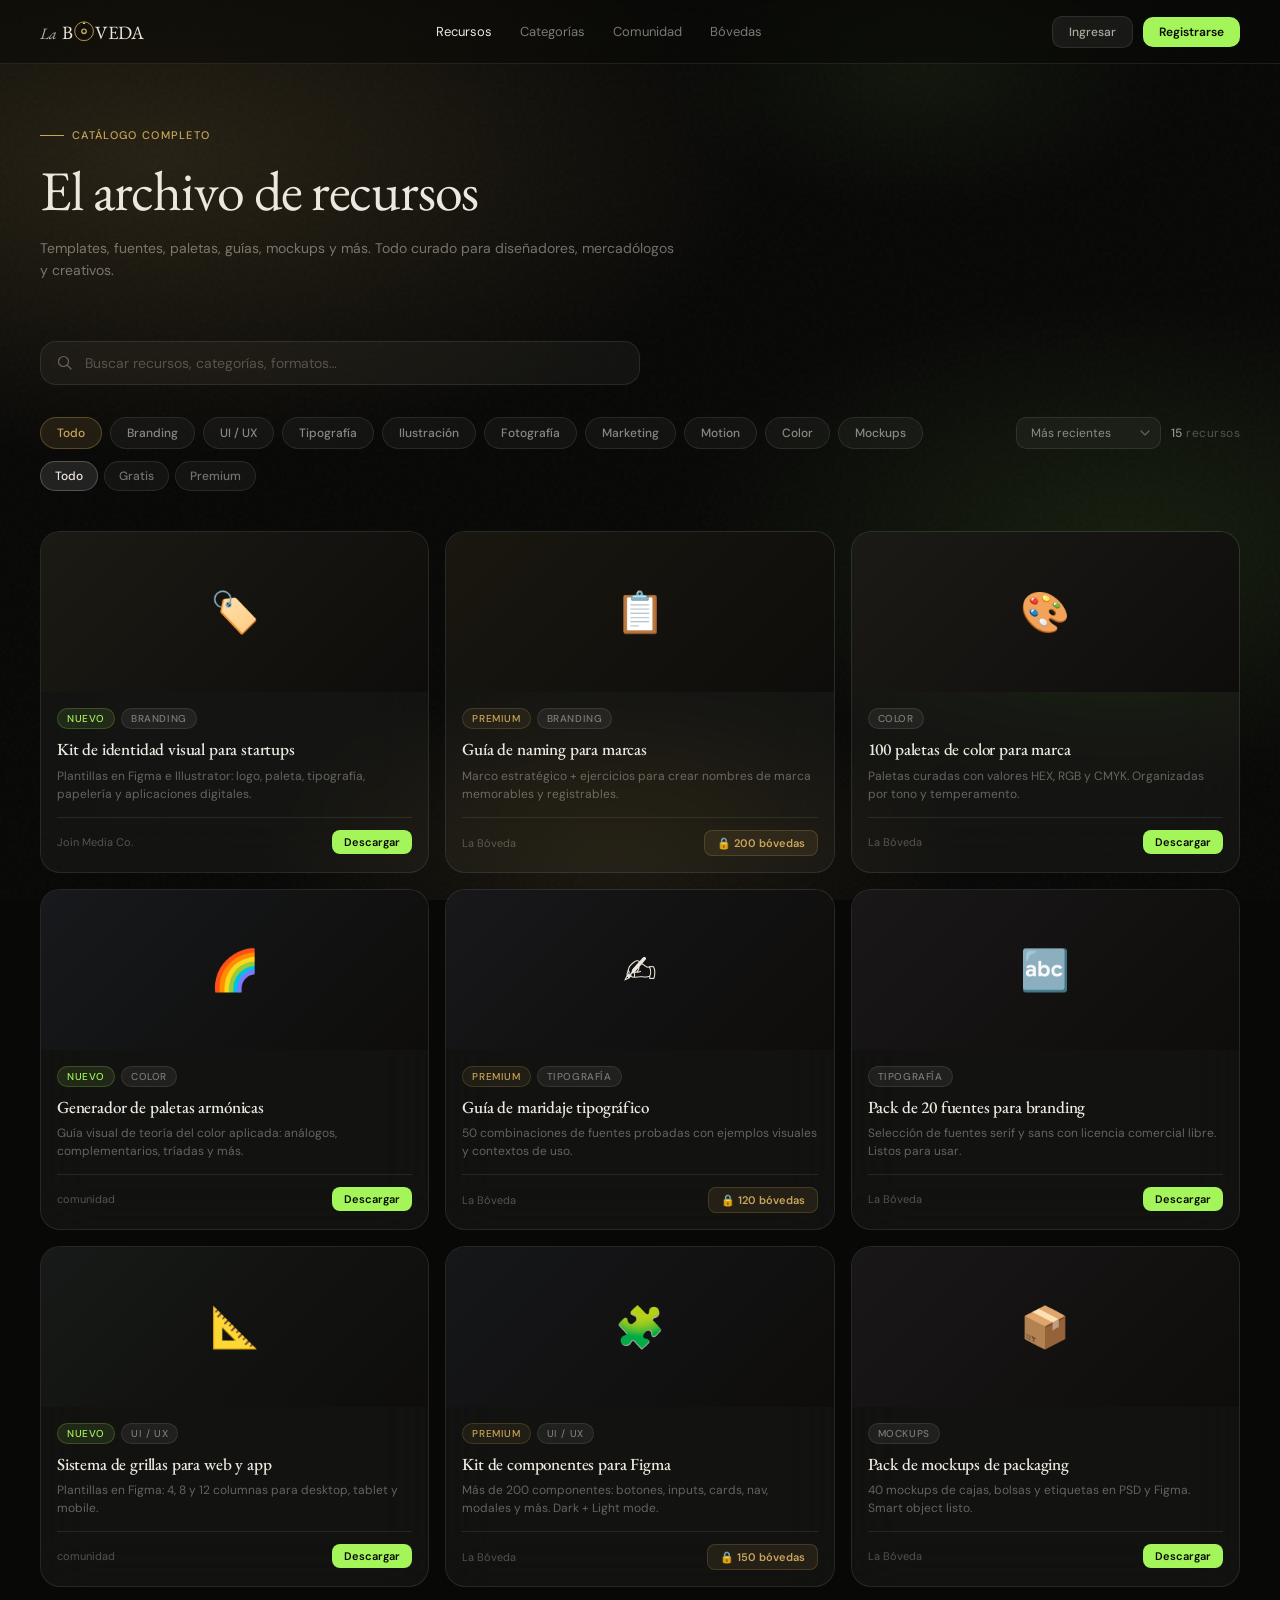
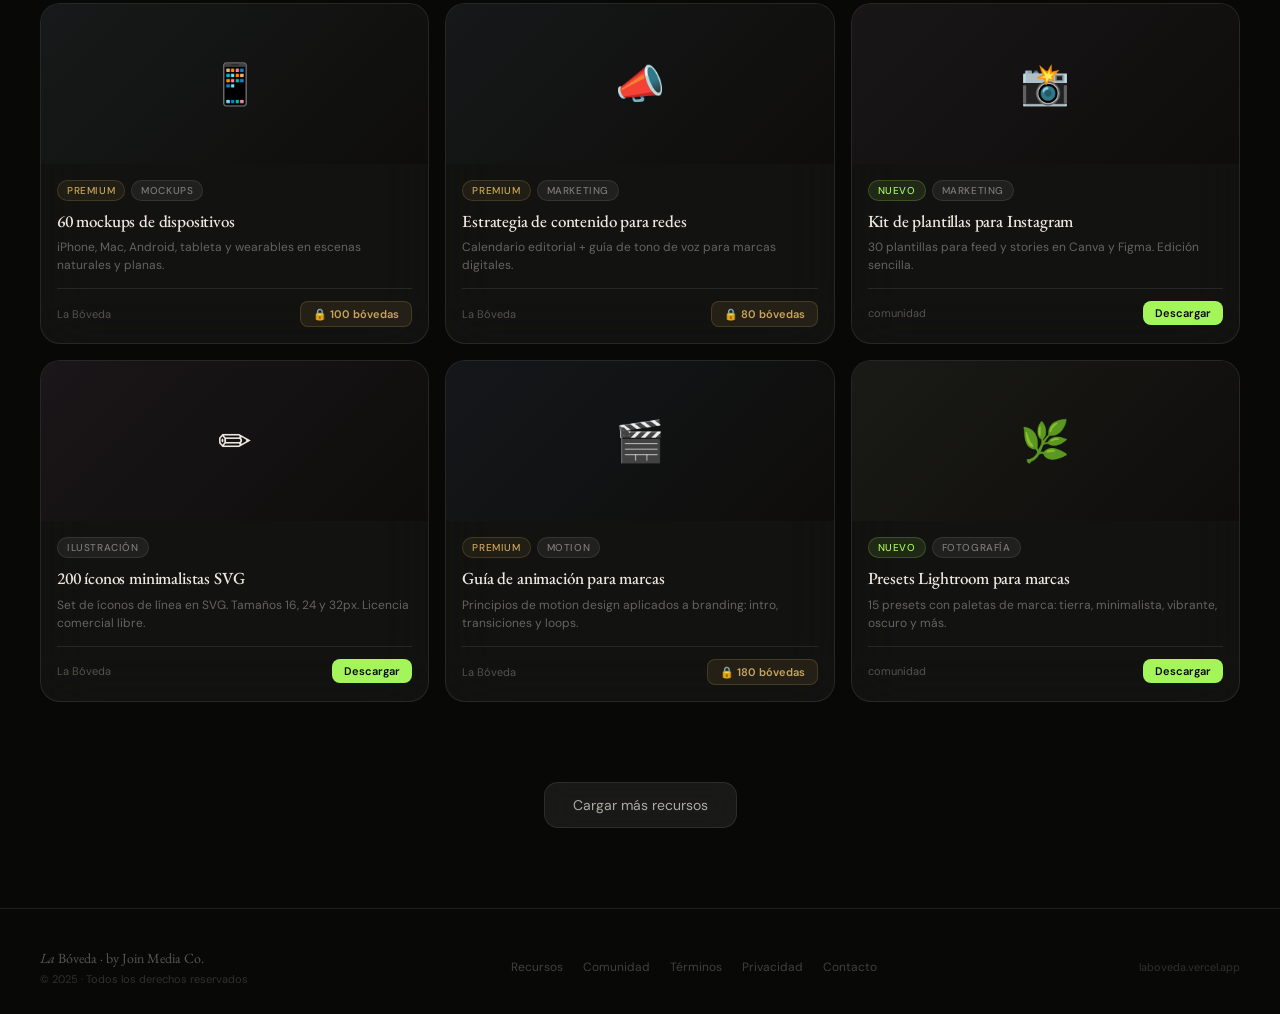
<file: recursos/index.html>
<!DOCTYPE html>
<html lang="es">
<head>
<meta charset="UTF-8"/>
<meta name="viewport" content="width=device-width, initial-scale=1.0"/>
<meta name="description" content="La Bóveda — Catálogo completo de recursos para diseñadores, mercadólogos y creativos. Filtra por categoría, descarga gratis o con bóvedas."/>
<title>Recursos — La Bóveda</title>
<link rel="icon" href="../favicon.svg" type="image/svg+xml"/>
<link rel="preconnect" href="https://fonts.googleapis.com"/>
<link rel="preconnect" href="https://fonts.gstatic.com" crossorigin/>
<link href="https://fonts.googleapis.com/css2?family=EB+Garamond:ital,wght@0,400;0,500;0,600;1,400;1,500&family=DM+Sans:opsz,wght@9..40,300;9..40,400;9..40,500;9..40,600&display=swap" rel="stylesheet"/>
<link rel="stylesheet" href="../styles.css"/>
<style>
  /* ── CABECERA DE PÁGINA ── */
  .page-header {
    padding: 120px 40px 60px;
    position: relative; z-index: 1;
  }
  .page-header-inner {
    max-width: 640px;
  }
  .page-eyebrow {
    display: inline-flex; align-items: center; gap: 8px;
    font-size: 11px; font-weight: 500; letter-spacing: 0.12em; text-transform: uppercase;
    color: var(--oro); margin-bottom: 20px;
  }
  .page-eyebrow::before {
    content: ''; width: 24px; height: 0.5px; background: var(--oro); display: block;
  }
  .page-title {
    font-family: var(--serif); font-size: clamp(36px, 5vw, 56px);
    font-weight: 400; letter-spacing: -0.02em; line-height: 1.05;
    margin-bottom: 16px;
  }
  .page-subtitle {
    font-size: 14px; color: rgba(237,232,223,0.45); line-height: 1.6;
  }

  /* ── BARRA DE BÚSQUEDA ── */
  .search-wrap {
    padding: 0 40px 32px;
    position: relative; z-index: 1;
  }
  .search-bar {
    display: flex; align-items: center; gap: 12px;
    background: var(--glass);
    backdrop-filter: var(--glass-blur);
    -webkit-backdrop-filter: var(--glass-blur);
    border: 0.5px solid var(--glass-border);
    border-radius: 16px; padding: 12px 16px;
    transition: border-color 0.2s;
    max-width: 600px;
  }
  .search-bar:focus-within { border-color: rgba(201,165,90,0.4); }
  .search-bar svg { flex-shrink: 0; opacity: 0.35; }
  .search-bar input {
    flex: 1; background: none; border: none; outline: none;
    font-family: var(--sans); font-size: 14px; color: var(--pergamino);
    caret-color: var(--oro);
  }
  .search-bar input::placeholder { color: rgba(237,232,223,0.28); }

  /* ── BARRA DE FILTROS ── */
  .filter-wrap {
    padding: 0 40px 40px;
    position: relative; z-index: 1;
    display: flex; align-items: flex-start; justify-content: space-between;
    gap: 20px; flex-wrap: wrap;
  }
  .filter-left { display: flex; flex-direction: column; gap: 12px; flex: 1; min-width: 0; }
  .filter-right { display: flex; align-items: center; gap: 10px; flex-shrink: 0; }

  /* Pills de tipo (Gratis / Premium) */
  .type-pills { display: flex; gap: 6px; }
  .type-pill {
    font-family: var(--sans); font-size: 12px; font-weight: 500;
    padding: 6px 14px; border-radius: 20px;
    border: 0.5px solid var(--glass-border);
    color: rgba(237,232,223,0.45);
    background: var(--glass);
    cursor: pointer; transition: all 0.2s;
  }
  .type-pill:hover { color: rgba(237,232,223,0.8); border-color: rgba(255,255,255,0.18); }
  .type-pill.active { background: rgba(255,255,255,0.1); color: var(--pergamino); border-color: rgba(255,255,255,0.22); }
  .type-pill.active[data-type="free"]    { background: rgba(163,245,90,0.1); color: var(--vivo); border-color: rgba(163,245,90,0.28); }
  .type-pill.active[data-type="premium"] { background: rgba(201,165,90,0.1); color: var(--oro);  border-color: rgba(201,165,90,0.28); }

  /* Select de orden */
  .sort-select {
    font-family: var(--sans); font-size: 12px;
    padding: 7px 14px; border-radius: 10px;
    background: var(--glass);
    backdrop-filter: blur(12px);
    -webkit-backdrop-filter: blur(12px);
    border: 0.5px solid var(--glass-border);
    color: rgba(237,232,223,0.55);
    cursor: pointer; outline: none;
    appearance: none; -webkit-appearance: none;
    padding-right: 28px;
    background-image: url("data:image/svg+xml,%3Csvg xmlns='http://www.w3.org/2000/svg' width='10' height='6' viewBox='0 0 10 6'%3E%3Cpath d='M1 1l4 4 4-4' stroke='%23EDE8DF' stroke-opacity='0.35' stroke-width='1.2' fill='none' stroke-linecap='round'/%3E%3C/svg%3E");
    background-repeat: no-repeat;
    background-position: right 10px center;
  }

  /* Contador de resultados */
  .results-count {
    font-size: 12px; color: rgba(237,232,223,0.3);
    letter-spacing: 0.04em; padding: 6px 0;
  }
  .results-count strong { color: rgba(237,232,223,0.6); font-weight: 500; }

  /* Estado vacío */
  .empty-state {
    text-align: center; padding: 80px 40px;
    display: none;
  }
  .empty-state.visible { display: block; }
  .empty-state-icon { font-size: 40px; margin-bottom: 16px; opacity: 0.4; }
  .empty-state-text { font-family: var(--serif); font-size: 20px; color: rgba(237,232,223,0.35); }

  /* ── CARGAR MÁS ── */
  .load-more-wrap { text-align: center; padding: 0 40px 80px; position: relative; z-index: 1; }

  /* ── RESPONSIVE RECURSOS ── */
  @media (max-width: 768px) {
    .filter-wrap { flex-direction: column; }
    .filter-right { width: 100%; }
    .sort-select { flex: 1; }
  }
  @media (max-width: 600px) {
    .page-header { padding: 100px 20px 40px; }
    .search-wrap { padding: 0 20px 24px; }
    .filter-wrap { padding: 0 20px 32px; }
    .load-more-wrap { padding: 0 20px 60px; }
    .cat-row { flex-wrap: nowrap; overflow-x: auto; padding-bottom: 4px; }
    .cat-row::-webkit-scrollbar { display: none; }
    .cats { padding-bottom: 0; }
  }
</style>
</head>
<body>

<!-- ── NAV ── -->
<nav>
  <a href="../" class="nav-logo">
    <svg viewBox="0 0 146 36" height="26" style="display:block;">
      <text x="0" y="28" font-family="'EB Garamond',Georgia,serif" font-style="italic" font-size="22" fill="rgba(237,232,223,0.75)">La</text>
      <text x="30" y="28" font-family="'EB Garamond',Georgia,serif" font-size="26" fill="#EDE8DF" letter-spacing="-0.5">B</text>
      <g transform="translate(48,1)">
        <circle cx="13" cy="16" r="13" fill="none" stroke="#C9A55A" stroke-width="1.2"/>
        <g stroke="#C9A55A" stroke-width="0.5" opacity="0.4">
          <line x1="13" y1="3.5" x2="13" y2="5.5" transform="rotate(0 13 16)"/>
          <line x1="13" y1="3.5" x2="13" y2="5.5" transform="rotate(30 13 16)"/>
          <line x1="13" y1="3.5" x2="13" y2="5.5" transform="rotate(60 13 16)"/>
          <line x1="13" y1="3.5" x2="13" y2="5.5" transform="rotate(90 13 16)"/>
          <line x1="13" y1="3.5" x2="13" y2="5.5" transform="rotate(120 13 16)"/>
          <line x1="13" y1="3.5" x2="13" y2="5.5" transform="rotate(150 13 16)"/>
          <line x1="13" y1="3.5" x2="13" y2="5.5" transform="rotate(180 13 16)"/>
          <line x1="13" y1="3.5" x2="13" y2="5.5" transform="rotate(210 13 16)"/>
          <line x1="13" y1="3.5" x2="13" y2="5.5" transform="rotate(240 13 16)"/>
          <line x1="13" y1="3.5" x2="13" y2="5.5" transform="rotate(270 13 16)"/>
          <line x1="13" y1="3.5" x2="13" y2="5.5" transform="rotate(300 13 16)"/>
          <line x1="13" y1="3.5" x2="13" y2="5.5" transform="rotate(330 13 16)"/>
        </g>
        <circle cx="13" cy="16" r="4" fill="#C9A55A"/>
        <circle cx="13" cy="16" r="2" fill="#0E0D0B"/>
        <polygon points="13,3 11,6 15,6" fill="#A3F55A"/>
      </g>
      <text x="76" y="28" font-family="'EB Garamond',Georgia,serif" font-size="26" fill="#EDE8DF" letter-spacing="-0.5">VEDA</text>
    </svg>
  </a>

  <div class="nav-links">
    <a href="./" class="current">Recursos</a>
    <a href="#">Categorías</a>
    <a href="#">Comunidad</a>
    <a href="#">Bóvedas</a>
  </div>

  <div class="nav-actions">
    <button class="btn-ghost">Ingresar</button>
    <button class="btn-primary">Registrarse</button>
    <button class="nav-burger" id="nav-burger" aria-label="Menú">
      <span></span><span></span><span></span>
    </button>
  </div>
</nav>

<!-- Menú móvil -->
<div class="nav-mobile" id="nav-mobile">
  <a href="./" class="current">Recursos</a>
  <a href="#">Categorías</a>
  <a href="#">Comunidad</a>
  <a href="#">Bóvedas</a>
  <div class="nav-mobile-actions">
    <button class="btn-ghost">Ingresar</button>
    <button class="btn-primary">Registrarse</button>
  </div>
</div>

<!-- ── CABECERA ── -->
<div class="page-header">
  <div class="page-header-inner">
    <div class="page-eyebrow">Catálogo completo</div>
    <h1 class="page-title">El archivo de recursos</h1>
    <p class="page-subtitle">Templates, fuentes, paletas, guías, mockups y más. Todo curado para diseñadores, mercadólogos y creativos.</p>
  </div>
</div>

<!-- ── BÚSQUEDA ── -->
<div class="search-wrap">
  <div class="search-bar">
    <svg width="16" height="16" viewBox="0 0 16 16" fill="none">
      <circle cx="6.5" cy="6.5" r="5" stroke="#EDE8DF" stroke-width="1.2"/>
      <line x1="10.5" y1="10.5" x2="14" y2="14" stroke="#EDE8DF" stroke-width="1.2" stroke-linecap="round"/>
    </svg>
    <input type="text" id="search-input" placeholder="Buscar recursos, categorías, formatos…" autocomplete="off"/>
  </div>
</div>

<!-- ── FILTROS ── -->
<div class="filter-wrap">
  <div class="filter-left">
    <div class="cat-row">
      <button class="cat-pill active" data-cat="all">Todo</button>
      <button class="cat-pill" data-cat="branding">Branding</button>
      <button class="cat-pill" data-cat="ui">UI / UX</button>
      <button class="cat-pill" data-cat="tipo">Tipografía</button>
      <button class="cat-pill" data-cat="ilus">Ilustración</button>
      <button class="cat-pill" data-cat="foto">Fotografía</button>
      <button class="cat-pill" data-cat="mkt">Marketing</button>
      <button class="cat-pill" data-cat="motion">Motion</button>
      <button class="cat-pill" data-cat="color">Color</button>
      <button class="cat-pill" data-cat="mock">Mockups</button>
    </div>
    <div class="type-pills">
      <button class="type-pill active" data-type="all">Todo</button>
      <button class="type-pill" data-type="free">Gratis</button>
      <button class="type-pill" data-type="premium">Premium</button>
    </div>
  </div>
  <div class="filter-right">
    <select class="sort-select" id="sort-select">
      <option value="recent">Más recientes</option>
      <option value="popular">Más descargados</option>
      <option value="featured">Destacados</option>
    </select>
    <span class="results-count" id="results-count"><strong>15</strong> recursos</span>
  </div>
</div>

<!-- ── CATÁLOGO ── -->
<section style="padding-top:0;">
  <div class="grid" id="resources-grid">

    <!-- 1 -->
    <div class="card" data-cat="branding" data-type="free">
      <div class="card-thumb" style="background:linear-gradient(135deg,#1c1a14,#0E0D0B);">🏷️</div>
      <div class="card-body">
        <div class="card-tags"><span class="tag tag-new">Nuevo</span><span class="tag tag-cat">Branding</span></div>
        <h3 class="card-title">Kit de identidad visual para startups</h3>
        <p class="card-desc">Plantillas en Figma e Illustrator: logo, paleta, tipografía, papelería y aplicaciones digitales.</p>
        <div class="card-footer">
          <span class="card-author">Join Media Co.</span>
          <button class="card-action">Descargar</button>
        </div>
      </div>
    </div>

    <!-- 2 -->
    <div class="card" data-cat="branding" data-type="premium">
      <div class="card-thumb" style="background:linear-gradient(135deg,#1a1710,#0E0D0B);">📋</div>
      <div class="card-body">
        <div class="card-tags"><span class="tag tag-premium">Premium</span><span class="tag tag-cat">Branding</span></div>
        <h3 class="card-title">Guía de naming para marcas</h3>
        <p class="card-desc">Marco estratégico + ejercicios para crear nombres de marca memorables y registrables.</p>
        <div class="card-footer">
          <span class="card-author">La Bóveda</span>
          <button class="card-action locked">🔒 200 bóvedas</button>
        </div>
      </div>
    </div>

    <!-- 3 -->
    <div class="card" data-cat="color" data-type="free">
      <div class="card-thumb" style="background:linear-gradient(135deg,#1c1a17,#0E0D0B);">🎨</div>
      <div class="card-body">
        <div class="card-tags"><span class="tag tag-cat">Color</span></div>
        <h3 class="card-title">100 paletas de color para marca</h3>
        <p class="card-desc">Paletas curadas con valores HEX, RGB y CMYK. Organizadas por tono y temperamento.</p>
        <div class="card-footer">
          <span class="card-author">La Bóveda</span>
          <button class="card-action">Descargar</button>
        </div>
      </div>
    </div>

    <!-- 4 -->
    <div class="card" data-cat="color" data-type="free">
      <div class="card-thumb" style="background:linear-gradient(135deg,#17191c,#0E0D0B);">🌈</div>
      <div class="card-body">
        <div class="card-tags"><span class="tag tag-new">Nuevo</span><span class="tag tag-cat">Color</span></div>
        <h3 class="card-title">Generador de paletas armónicas</h3>
        <p class="card-desc">Guía visual de teoría del color aplicada: análogos, complementarios, tríadas y más.</p>
        <div class="card-footer">
          <span class="card-author">comunidad</span>
          <button class="card-action">Descargar</button>
        </div>
      </div>
    </div>

    <!-- 5 -->
    <div class="card" data-cat="tipo" data-type="premium">
      <div class="card-thumb" style="background:linear-gradient(135deg,#18171a,#0E0D0B);">✍️</div>
      <div class="card-body">
        <div class="card-tags"><span class="tag tag-premium">Premium</span><span class="tag tag-cat">Tipografía</span></div>
        <h3 class="card-title">Guía de maridaje tipográfico</h3>
        <p class="card-desc">50 combinaciones de fuentes probadas con ejemplos visuales y contextos de uso.</p>
        <div class="card-footer">
          <span class="card-author">La Bóveda</span>
          <button class="card-action locked">🔒 120 bóvedas</button>
        </div>
      </div>
    </div>

    <!-- 6 -->
    <div class="card" data-cat="tipo" data-type="free">
      <div class="card-thumb" style="background:linear-gradient(135deg,#1a1718,#0E0D0B);">🔤</div>
      <div class="card-body">
        <div class="card-tags"><span class="tag tag-cat">Tipografía</span></div>
        <h3 class="card-title">Pack de 20 fuentes para branding</h3>
        <p class="card-desc">Selección de fuentes serif y sans con licencia comercial libre. Listos para usar.</p>
        <div class="card-footer">
          <span class="card-author">La Bóveda</span>
          <button class="card-action">Descargar</button>
        </div>
      </div>
    </div>

    <!-- 7 -->
    <div class="card" data-cat="ui" data-type="free">
      <div class="card-thumb" style="background:linear-gradient(135deg,#171a18,#0E0D0B);">📐</div>
      <div class="card-body">
        <div class="card-tags"><span class="tag tag-new">Nuevo</span><span class="tag tag-cat">UI / UX</span></div>
        <h3 class="card-title">Sistema de grillas para web y app</h3>
        <p class="card-desc">Plantillas en Figma: 4, 8 y 12 columnas para desktop, tablet y mobile.</p>
        <div class="card-footer">
          <span class="card-author">comunidad</span>
          <button class="card-action">Descargar</button>
        </div>
      </div>
    </div>

    <!-- 8 -->
    <div class="card" data-cat="ui" data-type="premium">
      <div class="card-thumb" style="background:linear-gradient(135deg,#16171a,#0E0D0B);">🧩</div>
      <div class="card-body">
        <div class="card-tags"><span class="tag tag-premium">Premium</span><span class="tag tag-cat">UI / UX</span></div>
        <h3 class="card-title">Kit de componentes para Figma</h3>
        <p class="card-desc">Más de 200 componentes: botones, inputs, cards, nav, modales y más. Dark + Light mode.</p>
        <div class="card-footer">
          <span class="card-author">La Bóveda</span>
          <button class="card-action locked">🔒 150 bóvedas</button>
        </div>
      </div>
    </div>

    <!-- 9 -->
    <div class="card" data-cat="mock" data-type="free">
      <div class="card-thumb" style="background:linear-gradient(135deg,#1a1718,#0E0D0B);">📦</div>
      <div class="card-body">
        <div class="card-tags"><span class="tag tag-cat">Mockups</span></div>
        <h3 class="card-title">Pack de mockups de packaging</h3>
        <p class="card-desc">40 mockups de cajas, bolsas y etiquetas en PSD y Figma. Smart object listo.</p>
        <div class="card-footer">
          <span class="card-author">La Bóveda</span>
          <button class="card-action">Descargar</button>
        </div>
      </div>
    </div>

    <!-- 10 -->
    <div class="card" data-cat="mock" data-type="premium">
      <div class="card-thumb" style="background:linear-gradient(135deg,#171a1a,#0E0D0B);">📱</div>
      <div class="card-body">
        <div class="card-tags"><span class="tag tag-premium">Premium</span><span class="tag tag-cat">Mockups</span></div>
        <h3 class="card-title">60 mockups de dispositivos</h3>
        <p class="card-desc">iPhone, Mac, Android, tableta y wearables en escenas naturales y planas.</p>
        <div class="card-footer">
          <span class="card-author">La Bóveda</span>
          <button class="card-action locked">🔒 100 bóvedas</button>
        </div>
      </div>
    </div>

    <!-- 11 -->
    <div class="card" data-cat="mkt" data-type="premium">
      <div class="card-thumb" style="background:linear-gradient(135deg,#161819,#0E0D0B);">📣</div>
      <div class="card-body">
        <div class="card-tags"><span class="tag tag-premium">Premium</span><span class="tag tag-cat">Marketing</span></div>
        <h3 class="card-title">Estrategia de contenido para redes</h3>
        <p class="card-desc">Calendario editorial + guía de tono de voz para marcas digitales.</p>
        <div class="card-footer">
          <span class="card-author">La Bóveda</span>
          <button class="card-action locked">🔒 80 bóvedas</button>
        </div>
      </div>
    </div>

    <!-- 12 -->
    <div class="card" data-cat="mkt" data-type="free">
      <div class="card-thumb" style="background:linear-gradient(135deg,#191618,#0E0D0B);">📸</div>
      <div class="card-body">
        <div class="card-tags"><span class="tag tag-new">Nuevo</span><span class="tag tag-cat">Marketing</span></div>
        <h3 class="card-title">Kit de plantillas para Instagram</h3>
        <p class="card-desc">30 plantillas para feed y stories en Canva y Figma. Edición sencilla.</p>
        <div class="card-footer">
          <span class="card-author">comunidad</span>
          <button class="card-action">Descargar</button>
        </div>
      </div>
    </div>

    <!-- 13 -->
    <div class="card" data-cat="ilus" data-type="free">
      <div class="card-thumb" style="background:linear-gradient(135deg,#1a1619,#0E0D0B);">✏️</div>
      <div class="card-body">
        <div class="card-tags"><span class="tag tag-cat">Ilustración</span></div>
        <h3 class="card-title">200 íconos minimalistas SVG</h3>
        <p class="card-desc">Set de íconos de línea en SVG. Tamaños 16, 24 y 32px. Licencia comercial libre.</p>
        <div class="card-footer">
          <span class="card-author">La Bóveda</span>
          <button class="card-action">Descargar</button>
        </div>
      </div>
    </div>

    <!-- 14 -->
    <div class="card" data-cat="motion" data-type="premium">
      <div class="card-thumb" style="background:linear-gradient(135deg,#14171a,#0E0D0B);">🎬</div>
      <div class="card-body">
        <div class="card-tags"><span class="tag tag-premium">Premium</span><span class="tag tag-cat">Motion</span></div>
        <h3 class="card-title">Guía de animación para marcas</h3>
        <p class="card-desc">Principios de motion design aplicados a branding: intro, transiciones y loops.</p>
        <div class="card-footer">
          <span class="card-author">La Bóveda</span>
          <button class="card-action locked">🔒 180 bóvedas</button>
        </div>
      </div>
    </div>

    <!-- 15 -->
    <div class="card" data-cat="foto" data-type="free">
      <div class="card-thumb" style="background:linear-gradient(135deg,#1a1a16,#0E0D0B);">🌿</div>
      <div class="card-body">
        <div class="card-tags"><span class="tag tag-new">Nuevo</span><span class="tag tag-cat">Fotografía</span></div>
        <h3 class="card-title">Presets Lightroom para marcas</h3>
        <p class="card-desc">15 presets con paletas de marca: tierra, minimalista, vibrante, oscuro y más.</p>
        <div class="card-footer">
          <span class="card-author">comunidad</span>
          <button class="card-action">Descargar</button>
        </div>
      </div>
    </div>

  </div>

  <!-- Estado vacío -->
  <div class="empty-state" id="empty-state">
    <div class="empty-state-icon">🔍</div>
    <p class="empty-state-text">No se encontraron recursos con esos filtros.</p>
  </div>
</section>

<!-- ── CARGAR MÁS ── -->
<div class="load-more-wrap">
  <button class="btn-hero-ghost">Cargar más recursos</button>
</div>

<!-- ── FOOTER ── -->
<footer>
  <div>
    <div style="font-family:var(--serif);font-size:14px;color:rgba(237,232,223,0.35);margin-bottom:5px;"><em>La</em> Bóveda &middot; by Join Media Co.</div>
    <div style="font-size:11px;color:rgba(237,232,223,0.18);">© 2025 · Todos los derechos reservados</div>
  </div>
  <div class="footer-links">
    <a href="./">Recursos</a>
    <a href="#">Comunidad</a>
    <a href="#">Términos</a>
    <a href="#">Privacidad</a>
    <a href="#">Contacto</a>
  </div>
  <div style="font-size:11px;color:rgba(237,232,223,0.18);text-align:right;">laboveda.vercel.app</div>
</footer>

<script src="../main.js"></script>

<script>
(function () {
  const grid       = document.getElementById('resources-grid');
  const countEl    = document.getElementById('results-count');
  const emptyState = document.getElementById('empty-state');
  const searchInput = document.getElementById('search-input');

  let activeCat  = 'all';
  let activeType = 'all';

  function getCards() {
    return Array.from(grid.querySelectorAll('.card'));
  }

  function updateCount(visible) {
    countEl.innerHTML = `<strong>${visible}</strong> recurso${visible !== 1 ? 's' : ''}`;
  }

  function applyFilters() {
    const query = searchInput.value.trim().toLowerCase();
    let visible = 0;

    getCards().forEach(card => {
      const matchCat  = activeCat  === 'all' || card.dataset.cat  === activeCat;
      const matchType = activeType === 'all' || card.dataset.type === activeType;
      const text      = card.textContent.toLowerCase();
      const matchSearch = !query || text.includes(query);

      if (matchCat && matchType && matchSearch) {
        card.style.display = '';
        visible++;
      } else {
        card.style.display = 'none';
      }
    });

    updateCount(visible);
    emptyState.classList.toggle('visible', visible === 0);
  }

  // Filtros de categoría
  document.querySelectorAll('.cat-pill').forEach(pill => {
    pill.addEventListener('click', () => {
      document.querySelectorAll('.cat-pill').forEach(p => p.classList.remove('active'));
      pill.classList.add('active');
      activeCat = pill.dataset.cat;
      applyFilters();
    });
  });

  // Filtros de tipo
  document.querySelectorAll('.type-pill').forEach(pill => {
    pill.addEventListener('click', () => {
      document.querySelectorAll('.type-pill').forEach(p => p.classList.remove('active'));
      pill.classList.add('active');
      activeType = pill.dataset.type;
      applyFilters();
    });
  });

  // Búsqueda
  searchInput.addEventListener('input', applyFilters);

  updateCount(getCards().length);
})();
</script>
</body>
</html>
</file>
<file: styles.css>
/* ── VARIABLES ── */
:root {
  --boveda:      #080807;
  --pergamino:   #EDE8DF;
  --oro:         #C9A55A;
  --vivo:        #A3F55A;
  --serif:       'EB Garamond', Georgia, serif;
  --sans:        'DM Sans', system-ui, sans-serif;
  --glass:       rgba(255,255,255,0.045);
  --glass-border:rgba(255,255,255,0.09);
  --glass-blur:  blur(28px) saturate(160%);
}

/* ── RESET ── */
*, *::before, *::after { box-sizing: border-box; margin: 0; padding: 0; }
html { scroll-behavior: smooth; }

/* ── BASE ── */
body {
  background:
    radial-gradient(ellipse 80% 55% at 12% 18%, rgba(201,165,90,0.16) 0%, transparent 60%),
    radial-gradient(ellipse 65% 50% at 88% 60%, rgba(163,245,90,0.09) 0%, transparent 55%),
    radial-gradient(ellipse 55% 40% at 48% 95%, rgba(201,165,90,0.10) 0%, transparent 50%),
    radial-gradient(ellipse 45% 35% at 72% 8%,  rgba(163,245,90,0.06) 0%, transparent 45%),
    #080807;
  background-attachment: fixed;
  color: var(--pergamino);
  font-family: var(--sans);
  font-size: 15px;
  overflow-x: hidden;
  -webkit-font-smoothing: antialiased;
}
body::before {
  content: '';
  position: fixed; inset: 0;
  background-image: url("data:image/svg+xml,%3Csvg viewBox='0 0 256 256' xmlns='http://www.w3.org/2000/svg'%3E%3Cfilter id='n'%3E%3CfeTurbulence type='fractalNoise' baseFrequency='0.9' numOctaves='4' stitchTiles='stitch'/%3E%3C/filter%3E%3Crect width='100%25' height='100%25' filter='url(%23n)'/%3E%3C/svg%3E");
  opacity: 0.028; pointer-events: none; z-index: 0;
}

/* ── ANIMACIONES ── */
@keyframes fadeUp {
  from { opacity: 0; transform: translateY(22px); }
  to   { opacity: 1; transform: translateY(0); }
}
@keyframes pulse {
  0%, 100% { opacity: 1; transform: scale(1); }
  50% { opacity: 0.4; transform: scale(0.75); }
}

/* ── NAV ── */
nav {
  position: fixed; top: 0; left: 0; right: 0; z-index: 100;
  display: flex; align-items: center; justify-content: space-between;
  padding: 0 40px; height: 64px;
  background: rgba(8,8,7,0.5);
  backdrop-filter: blur(48px) saturate(180%);
  -webkit-backdrop-filter: blur(48px) saturate(180%);
  border-bottom: 0.5px solid var(--glass-border);
}
.nav-logo { display: flex; flex-shrink: 0; text-decoration: none; }
.nav-links { display: flex; align-items: center; gap: 28px; }
.nav-links a {
  font-size: 13px; color: rgba(237,232,223,0.5);
  text-decoration: none; transition: color 0.2s;
}
.nav-links a:hover { color: var(--pergamino); }
.nav-links a.current { color: var(--pergamino); }
.nav-actions { display: flex; align-items: center; gap: 10px; }

/* Hamburguesa (oculta en desktop) */
.nav-burger {
  display: none;
  background: none; border: none; cursor: pointer;
  color: rgba(237,232,223,0.65); padding: 6px;
  flex-direction: column; justify-content: center; gap: 5px;
}
.nav-burger span {
  display: block; width: 22px; height: 1.5px;
  background: currentColor; border-radius: 2px;
  transition: all 0.3s ease;
}
.nav-burger.open span:nth-child(1) { transform: translateY(6.5px) rotate(45deg); }
.nav-burger.open span:nth-child(2) { opacity: 0; transform: scaleX(0); }
.nav-burger.open span:nth-child(3) { transform: translateY(-6.5px) rotate(-45deg); }

/* Menú móvil desplegable */
.nav-mobile {
  display: none;
  position: fixed; top: 64px; left: 0; right: 0;
  background: rgba(8,8,7,0.97);
  backdrop-filter: blur(48px) saturate(180%);
  -webkit-backdrop-filter: blur(48px) saturate(180%);
  border-bottom: 0.5px solid var(--glass-border);
  z-index: 99;
}
.nav-mobile.open { display: block; }
.nav-mobile a {
  display: block; padding: 15px 24px;
  font-size: 15px; color: rgba(237,232,223,0.6);
  text-decoration: none;
  border-bottom: 0.5px solid rgba(255,255,255,0.05);
  transition: color 0.2s, background 0.2s;
}
.nav-mobile a.current { color: var(--pergamino); }
.nav-mobile a:hover { color: var(--pergamino); background: rgba(255,255,255,0.03); }
.nav-mobile-actions {
  padding: 16px 24px 20px;
  display: flex; gap: 10px;
}
.nav-mobile-actions .btn-ghost,
.nav-mobile-actions .btn-primary { flex: 1; text-align: center; }

/* ── BOTONES ── */
.btn-ghost {
  font-family: var(--sans); font-size: 12px; font-weight: 500;
  padding: 7px 16px; border-radius: 10px;
  background: rgba(255,255,255,0.07);
  backdrop-filter: blur(12px);
  -webkit-backdrop-filter: blur(12px);
  color: rgba(237,232,223,0.7);
  border: 0.5px solid var(--glass-border); cursor: pointer; transition: all 0.2s;
}
.btn-ghost:hover { background: rgba(255,255,255,0.13); color: var(--pergamino); }
.btn-primary {
  font-family: var(--sans); font-size: 12px; font-weight: 600;
  padding: 7px 16px; border-radius: 10px;
  background: var(--vivo); color: var(--boveda);
  border: none; cursor: pointer; transition: all 0.2s;
}
.btn-primary:hover { background: #b8ff6a; transform: translateY(-1px); }
.btn-hero-primary {
  font-family: var(--sans); font-size: 14px; font-weight: 600;
  padding: 13px 28px; border-radius: 14px;
  background: var(--vivo); color: var(--boveda);
  border: none; cursor: pointer; transition: all 0.25s;
}
.btn-hero-primary:hover { background: #b8ff6a; transform: translateY(-2px); box-shadow: 0 10px 28px rgba(163,245,90,0.25); }
.btn-hero-ghost {
  font-family: var(--sans); font-size: 14px; font-weight: 400;
  padding: 13px 28px; border-radius: 14px;
  background: rgba(255,255,255,0.07);
  backdrop-filter: blur(16px);
  -webkit-backdrop-filter: blur(16px);
  color: rgba(237,232,223,0.7);
  border: 0.5px solid var(--glass-border); cursor: pointer; transition: all 0.25s;
}
.btn-hero-ghost:hover { background: rgba(255,255,255,0.13); color: var(--pergamino); }

/* ── CATEGORÍAS ── */
.cats { padding: 40px 40px 0; position: relative; z-index: 1; }
.cat-row { display: flex; gap: 8px; flex-wrap: wrap; }
.cat-pill {
  font-family: var(--sans);
  font-size: 12px; font-weight: 500;
  padding: 7px 16px; border-radius: 20px;
  border: 0.5px solid var(--glass-border); color: rgba(237,232,223,0.55);
  cursor: pointer; transition: all 0.2s;
  background: var(--glass);
  backdrop-filter: blur(16px);
  -webkit-backdrop-filter: blur(16px);
  white-space: nowrap;
}
.cat-pill:hover, .cat-pill.active {
  background: rgba(201,165,90,0.12); border-color: rgba(201,165,90,0.32); color: var(--oro);
}

/* ── SECCIÓN ── */
section { padding: 80px 40px; position: relative; z-index: 1; }
.section-header { display: flex; align-items: baseline; justify-content: space-between; margin-bottom: 32px; }
.section-title { font-family: var(--serif); font-size: 32px; font-weight: 400; letter-spacing: -0.01em; }
.section-link { font-size: 12px; color: var(--oro); text-decoration: none; letter-spacing: 0.06em; text-transform: uppercase; transition: opacity 0.2s; }
.section-link:hover { opacity: 0.7; }

/* ── GRID ── */
.grid { display: grid; grid-template-columns: repeat(3, 1fr); gap: 16px; }

/* ── CARDS ── */
.card {
  background: var(--glass);
  backdrop-filter: var(--glass-blur);
  -webkit-backdrop-filter: var(--glass-blur);
  border: 0.5px solid var(--glass-border);
  border-radius: 20px; overflow: hidden; cursor: pointer; transition: all 0.3s ease;
}
.card:hover {
  background: rgba(255,255,255,0.075);
  border-color: rgba(201,165,90,0.32);
  transform: translateY(-4px);
  box-shadow: 0 24px 56px rgba(0,0,0,0.5), inset 0 0.5px 0 rgba(255,255,255,0.12);
}
.card-thumb {
  height: 160px; display: flex; align-items: center; justify-content: center;
  font-size: 40px;
}
.card-body { padding: 16px; }
.card-tags { display: flex; gap: 6px; margin-bottom: 10px; flex-wrap: wrap; }
.tag { font-size: 10px; font-weight: 500; letter-spacing: 0.06em; padding: 3px 9px; border-radius: 20px; text-transform: uppercase; }
.tag-new     { background: rgba(163,245,90,0.10); color: var(--vivo);  border: 0.5px solid rgba(163,245,90,0.2); }
.tag-premium { background: rgba(201,165,90,0.08); color: var(--oro);   border: 0.5px solid rgba(201,165,90,0.2); }
.tag-cat     { background: rgba(255,255,255,0.06); color: rgba(237,232,223,0.45); border: 0.5px solid var(--glass-border); }
.card-title  { font-family: var(--serif); font-size: 17px; font-weight: 500; color: var(--pergamino); margin-bottom: 6px; line-height: 1.25; letter-spacing: -0.01em; }
.card-desc   { font-size: 12px; color: rgba(237,232,223,0.38); line-height: 1.5; margin-bottom: 14px; }
.card-footer { display: flex; align-items: center; justify-content: space-between; padding-top: 12px; border-top: 0.5px solid var(--glass-border); }
.card-author { font-size: 11px; color: rgba(237,232,223,0.3); }
.card-action {
  font-size: 11px; font-weight: 600; font-family: var(--sans);
  padding: 5px 12px; border-radius: 8px;
  background: var(--vivo); color: var(--boveda); border: none; cursor: pointer; transition: all 0.2s;
}
.card-action:hover { background: #b8ff6a; }
.card-action.locked { background: rgba(201,165,90,0.1); color: var(--oro); border: 0.5px solid rgba(201,165,90,0.2); }

/* Card destacada */
.card-featured {
  grid-column: span 2;
  background: var(--glass);
  backdrop-filter: var(--glass-blur);
  -webkit-backdrop-filter: var(--glass-blur);
  border: 0.5px solid rgba(201,165,90,0.18); border-radius: 20px; overflow: hidden;
  display: grid; grid-template-columns: 1fr 1fr; cursor: pointer; transition: all 0.3s ease;
}
.card-featured:hover {
  background: rgba(255,255,255,0.07);
  border-color: rgba(201,165,90,0.35);
  transform: translateY(-4px);
  box-shadow: 0 24px 56px rgba(0,0,0,0.5);
}
.card-featured-visual {
  background: rgba(255,255,255,0.02);
  display: flex; align-items: center; justify-content: center; min-height: 240px;
}
.card-featured-body { padding: 28px; display: flex; flex-direction: column; justify-content: center; }

/* ── FOOTER ── */
footer {
  border-top: 0.5px solid var(--glass-border);
  padding: 40px 40px 28px;
  display: flex; align-items: center; justify-content: space-between; flex-wrap: wrap; gap: 16px;
  position: relative; z-index: 1;
}
.footer-links { display: flex; gap: 20px; flex-wrap: wrap; }
.footer-links a { font-size: 12px; color: rgba(237,232,223,0.25); text-decoration: none; transition: color 0.2s; }
.footer-links a:hover { color: rgba(237,232,223,0.55); }

/* ── RESPONSIVE ── */
@media (max-width: 900px) {
  .grid { grid-template-columns: repeat(2, 1fr); }
  .card-featured { grid-column: span 2; }
}
@media (max-width: 768px) {
  nav { padding: 0 20px; }
  .nav-links { display: none; }
  .btn-ghost  { display: none; }
  .nav-burger { display: flex; }
}
@media (max-width: 600px) {
  .grid { grid-template-columns: 1fr; }
  .card-featured { grid-column: span 1; grid-template-columns: 1fr; }
  section, .cats { padding-left: 20px; padding-right: 20px; }
  footer { padding-left: 20px; padding-right: 20px; }
  .card-featured-visual { min-height: 160px; }
}
</file>
